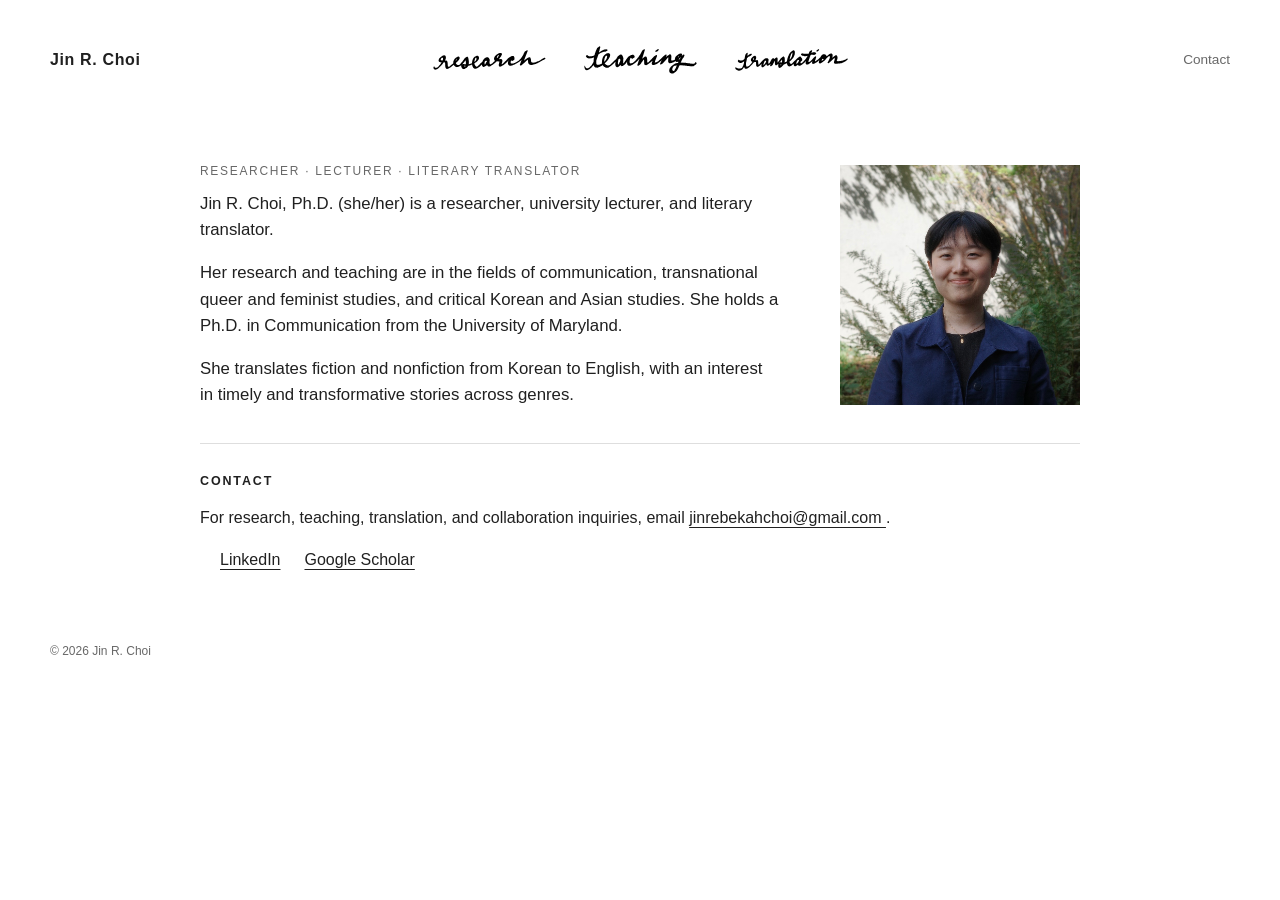
<file: index.html>
<!DOCTYPE html>
<html lang="en">
<head>
  <meta charset="UTF-8">

  <meta
    name="viewport"
    content="width=device-width, initial-scale=1.0"
  >

  <title>Jin R. Choi — Researcher, Lecturer, and Translator</title>

  <meta
    name="description"
    content="Jin R. Choi is a researcher, university lecturer, and literary translator working across communication, queer and feminist studies, and Korean and Asian studies."
  >

  <link rel="icon" href="images/icons/favicon.png" type="image/png">
  <link rel="stylesheet" href="css/style.css">
</head>

<body>
  <header class="site-header">
  <a class="site-name" href="index.html">
    Jin R. Choi
  </a>

  <!-- Visible on desktop -->
  <nav class="main-navigation" aria-label="Main navigation">
    <a class="nav-item" href="research.html">
      <img
        class="nav-icon"
        src="images/icons/research.svg"
        alt="Research"
      >
    </a>

    <a class="nav-item" href="teaching.html">
      <img
        class="nav-icon"
        src="images/icons/teaching.svg"
        alt="Teaching"
      >
    </a>

    <a class="nav-item" href="translation.html">
      <img
        class="nav-icon"
        src="images/icons/translation.svg"
        alt="Translation"
      >
    </a>
  </nav>

  <!-- Visible on desktop -->
  <a class="contact-link" href="#contact">
    Contact
  </a>

  <!-- Visible only on mobile -->
  <details class="mobile-menu">
    <summary>Menu</summary>

    <nav class="mobile-menu-links" aria-label="Mobile navigation">
      <a href="research.html">Research</a>
      <a href="teaching.html">Teaching</a>
      <a href="translation.html">Translation</a>
      <a href="#contact">Contact</a>
    </nav>
  </details>
</header>

<main>
  <section class="home-profile" id="about">
  <div class="profile-heading">
    <p class="eyebrow">
      Researcher · Lecturer · Literary Translator
    </p>
  </div>

  <figure class="portrait">
    <img
      src="images/icons/headshot.jpg"
      alt="Portrait of Jin R. Choi"
    >
  </figure>

  <div class="profile-biography">
    <p>
      Jin R. Choi, Ph.D. (she/her) is a researcher, university
      lecturer, and literary translator.
    </p>

    <p>
      Her research and teaching are in the fields of communication,
      transnational queer and feminist studies, and critical Korean
      and Asian studies. She holds a Ph.D. in Communication
      from the University of Maryland.
    </p>

    <p>
      She translates fiction and nonfiction from Korean to English,
      with an interest in timely and transformative stories across
      genres.
    </p>
  </div>
</section>

  <section class="content-section" id="contact">
    <h2>Contact</h2>

    <p>
      For research, teaching, translation, and collaboration inquiries,
      email
      <a href="mailto:jinrebekahchoi@gmail.com">
        jinrebekahchoi@gmail.com
      </a>.
    </p>

    <ul class="professional-links">
      <li>
        <a
          href="https://www.linkedin.com/in/jinrchoi/"
          target="_blank"
          rel="noopener noreferrer"
        >
          LinkedIn
        </a>
      </li>

      <li>
        <a
          href="https://scholar.google.com/citations?user=7moDONkAAAAJ&hl=en"
          target="_blank"
          rel="noopener noreferrer"
        >
          Google Scholar
        </a>
      </li>
    </ul>
  </section>
</main>

  <footer class="site-footer">
    <p>© 2026 Jin R. Choi</p>
  </footer>
</body>
</html>
</file>
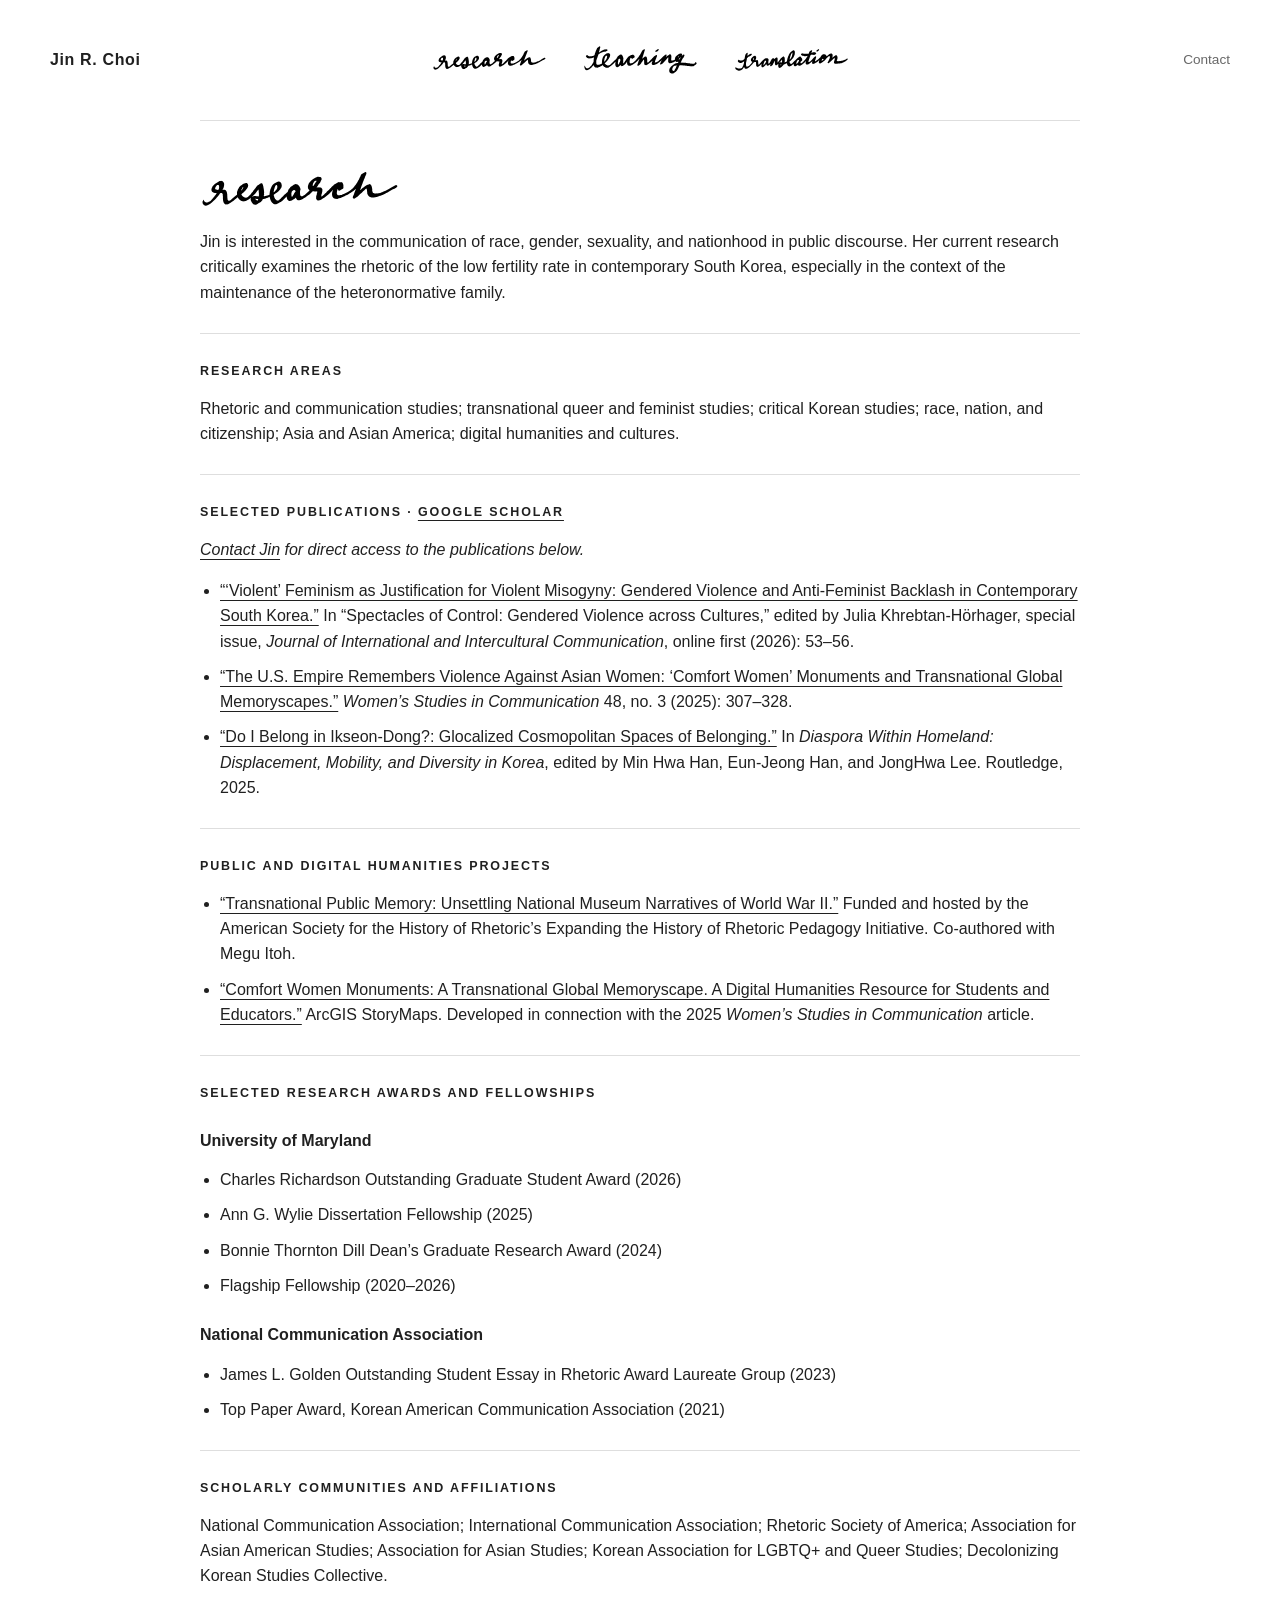
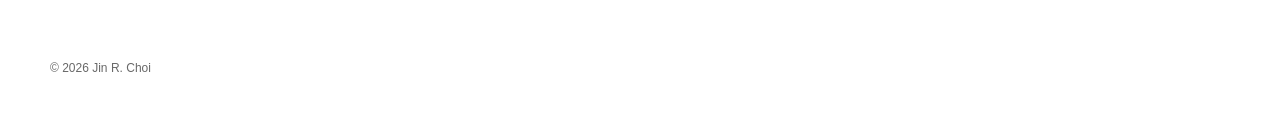
<file: research.html>
<!DOCTYPE html>
<html lang="en">
<head>
  <meta charset="UTF-8">
  <meta name="viewport" content="width=device-width, initial-scale=1.0">
  <title>Research — Jin R. Choi</title>
  <meta name="description" content="Research, publications, awards, affiliations, and public humanities projects by Jin R. Choi.">
  <link rel="icon" type="image/png" href="images/icons/favicon.png">
  <link rel="stylesheet" href="css/style.css">
</head>
<body>
  <header class="site-header">
  <a class="site-name" href="index.html">
    Jin R. Choi
  </a>

  <nav class="main-navigation" aria-label="Main navigation">
    <a
      class="nav-item"
      href="research.html"
      aria-current="page"
    >
      <img
        class="nav-icon"
        src="images/icons/research.svg"
        alt="Research"
      >
    </a>

    <a class="nav-item" href="teaching.html">
      <img
        class="nav-icon"
        src="images/icons/teaching.svg"
        alt="Teaching"
      >
    </a>

    <a class="nav-item" href="translation.html">
      <img
        class="nav-icon"
        src="images/icons/translation.svg"
        alt="Translation"
      >
    </a>
  </nav>

  <a class="contact-link" href="index.html#contact">
    Contact
  </a>

  <details class="mobile-menu">
    <summary>Menu</summary>

    <nav class="mobile-menu-links" aria-label="Mobile navigation">
      <a href="index.html">Home</a>
      <a href="research.html" aria-current="page">Research</a>
      <a href="teaching.html">Teaching</a>
      <a href="translation.html">Translation</a>
      <a href="index.html#contact">Contact</a>
    </nav>
  </details>
</header>

  <main>
    <section class="content-section">
      <img
  class="page-title-image"
  src="images/icons/research.svg"
  alt="Research"
>
      <p>Jin is interested in the communication of race, gender, sexuality, and nationhood in public discourse. Her current research critically examines the rhetoric of the low fertility rate in contemporary South Korea, especially in the context of the maintenance of the heteronormative family.</p>
    </section>

    <section class="content-section">
      <h2>Research areas</h2>
      <p>Rhetoric and communication studies; transnational queer and feminist studies; critical Korean studies; race, nation, and citizenship; Asia and Asian America; digital humanities and cultures.</p>
    </section>

    <section class="content-section">
      <h2>Selected publications · <a href="https://scholar.google.com/citations?user=7moDONkAAAAJ&hl=en">Google Scholar</a></h2>
      <p>
        <em>
          <a href="index.html#contact">Contact Jin</a>
          for direct access to the publications below.
        </em>
      </p>
      <ul>
        <li><a href="https://www.tandfonline.com/doi/abs/10.1080/17513057.2026.2653028">“‘Violent’ Feminism as Justification for Violent Misogyny: Gendered Violence and Anti-Feminist Backlash in Contemporary South Korea.”</a> In “Spectacles of Control: Gendered Violence across Cultures,” edited by Julia Khrebtan-Hörhager, special issue, <em>Journal of International and Intercultural Communication</em>, online first (2026): 53–56.</li>
        <li><a href="https://doi.org/10.1080/07491409.2025.2489609">“The U.S. Empire Remembers Violence Against Asian Women: ‘Comfort Women’ Monuments and Transnational Global Memoryscapes.”</a> <em>Women’s Studies in Communication</em> 48, no. 3 (2025): 307–328.</li>
        <li><a href="https://www.taylorfrancis.com/chapters/edit/10.4324/9781003452836-12/belong-ikseon-dong-jin-choi">“Do I Belong in Ikseon-Dong?: Glocalized Cosmopolitan Spaces of Belonging.”</a> In <em>Diaspora Within Homeland: Displacement, Mobility, and Diversity in Korea</em>, edited by Min Hwa Han, Eun-Jeong Han, and JongHwa Lee. Routledge, 2025.</li>
      </ul>
    </section>
    
    <section class="content-section">
      <h2>Public and digital humanities projects</h2>
      <ul>
        <li><a href="https://ashr.org/expanding-the-history-of-rhetoric-pedagogy-initiative/">“Transnational Public Memory: Unsettling National Museum Narratives of World War II.”</a> Funded and hosted by the American Society for the History of Rhetoric’s Expanding the History of Rhetoric Pedagogy Initiative. Co-authored with Megu Itoh.</li>
        <li><a href="https://arcg.is/008aze">“Comfort Women Monuments: A Transnational Global Memoryscape. A Digital Humanities Resource for Students and Educators.”</a> ArcGIS StoryMaps. Developed in connection with the 2025 <em>Women’s Studies in Communication</em> article.</li>
      </ul>
    </section>
    
    <section class="content-section">
      <h2>Selected research awards and fellowships</h2>
      <h3>University of Maryland</h3>
      <ul>
        <li>Charles Richardson Outstanding Graduate Student Award (2026)</li>
        <li>Ann G. Wylie Dissertation Fellowship (2025)</li>
        <li>Bonnie Thornton Dill Dean’s Graduate Research Award (2024)</li>
        <li>Flagship Fellowship (2020–2026)</li>
      </ul>
      <h3>National Communication Association</h3>
      <ul>
        <li>James L. Golden Outstanding Student Essay in Rhetoric Award Laureate Group (2023)</li>
        <li>Top Paper Award, Korean American Communication Association (2021)</li>
      </ul>
    </section>

    <section class="content-section">
      <h2>Scholarly communities and affiliations</h2>
      <p>National Communication Association; International Communication Association; Rhetoric Society of America; Association for Asian American Studies; Association for Asian Studies; Korean Association for LGBTQ+ and Queer Studies; Decolonizing Korean Studies Collective.</p>
    </section>
  </main>

  <footer class="site-footer"><p>© 2026 Jin R. Choi</p></footer>
</body>
</html>
</file>
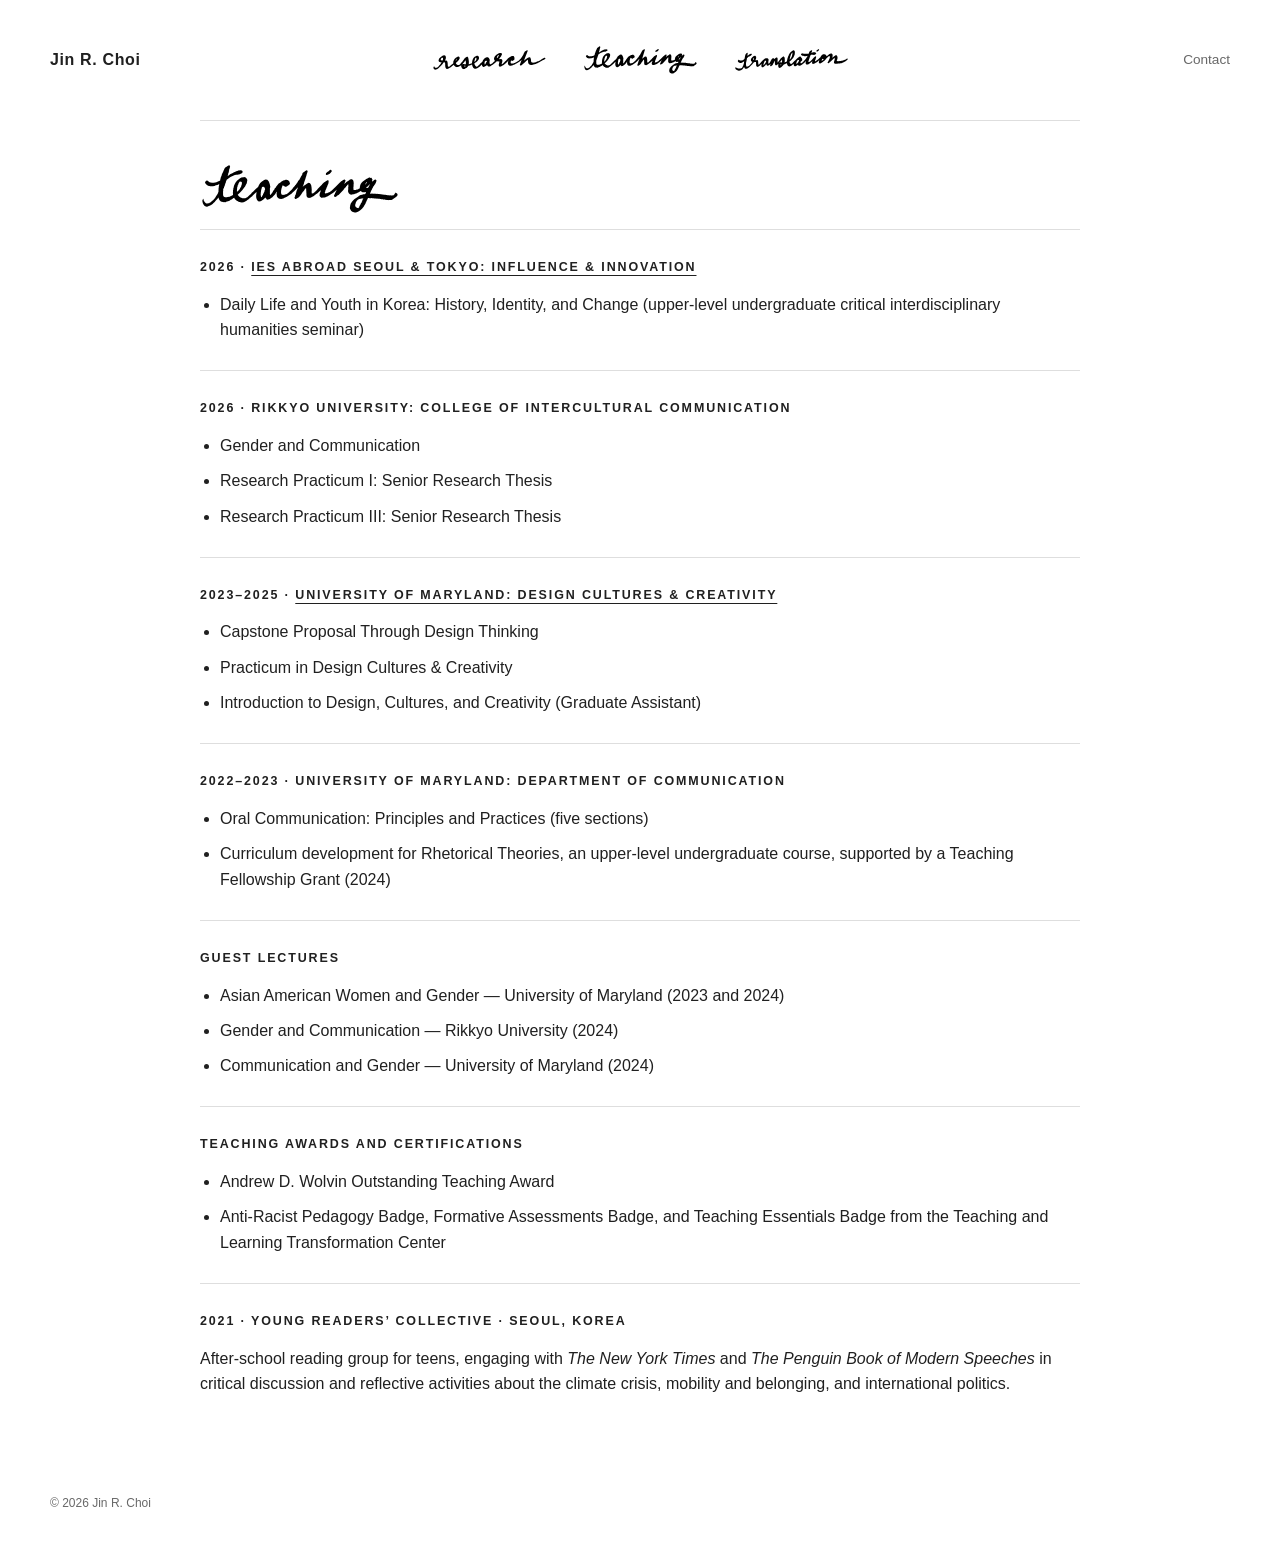
<file: teaching.html>
<!DOCTYPE html>
<html lang="en">
<head>
  <meta charset="UTF-8">
  <meta name="viewport" content="width=device-width, initial-scale=1.0">
  <title>Teaching — Jin R. Choi</title>
  <meta name="description" content="Courses, guest lectures, teaching awards, and community education by Jin R. Choi.">
  <link rel="icon" type="image/png" href="images/icons/favicon.png">
  <link rel="stylesheet" href="css/style.css">
</head>
<body>
  <header class="site-header">
  <a class="site-name" href="index.html">
    Jin R. Choi
  </a>

  <nav class="main-navigation" aria-label="Main navigation">
    <a class="nav-item" href="research.html">
      <img
        class="nav-icon"
        src="images/icons/research.svg"
        alt="Research"
      >
    </a>

    <a
      class="nav-item"
      href="teaching.html"
      aria-current="page"
    >
      <img
        class="nav-icon"
        src="images/icons/teaching.svg"
        alt="Teaching"
      >
    </a>

    <a class="nav-item" href="translation.html">
      <img
        class="nav-icon"
        src="images/icons/translation.svg"
        alt="Translation"
      >
    </a>
  </nav>

  <a class="contact-link" href="index.html#contact">
    Contact
  </a>

  <details class="mobile-menu">
    <summary>Menu</summary>

    <nav class="mobile-menu-links" aria-label="Mobile navigation">
      <a href="index.html">Home</a>
      <a href="research.html">Research</a>
      <a href="teaching.html" aria-current="page">Teaching</a>
      <a href="translation.html">Translation</a>
      <a href="index.html#contact">Contact</a>
    </nav>
  </details>
</header>

  <main>
    <section class="content-section">
      <img
  class="page-title-image"
  src="images/icons/teaching.svg"
  alt="Teaching"
>

    <section class="content-section">
      <h2>2026 · <a href="https://www.iesabroad.org/programs/multi-location-seoul-tokyo-influence-innovation">IES Abroad Seoul &amp; Tokyo: Influence &amp; Innovation</a></h2>
      <ul>
        <li>Daily Life and Youth in Korea: History, Identity, and Change (upper-level undergraduate critical interdisciplinary humanities seminar)</li>
      </ul>
    </section>

    <section class="content-section">
      <h2>2026 · Rikkyo University: College of Intercultural Communication</h2>
      <ul>
        <li>Gender and Communication</li>
        <li>Research Practicum I: Senior Research Thesis</li>
        <li>Research Practicum III: Senior Research Thesis</li>
      </ul>
    </section>

    <section class="content-section">
      <h2>2023–2025 · <a href="https://dcc.umd.edu/">University of Maryland: Design Cultures &amp; Creativity</a></h2>
      <ul>
        <li>Capstone Proposal Through Design Thinking</li>
        <li>Practicum in Design Cultures &amp; Creativity</li>
        <li>Introduction to Design, Cultures, and Creativity (Graduate Assistant)</li>
      </ul>
    </section>

    <section class="content-section">
      <h2>2022–2023 · University of Maryland: Department of Communication</h2>
      <ul>
        <li>Oral Communication: Principles and Practices (five sections)</li>
        <li>Curriculum development for Rhetorical Theories, an upper-level undergraduate course, supported by a Teaching Fellowship Grant (2024)</li>
      </ul>
    </section>

    <section class="content-section">
      <h2>Guest lectures</h2>
      <ul>
        <li>Asian American Women and Gender — University of Maryland (2023 and 2024)</li>
        <li>Gender and Communication — Rikkyo University (2024)</li>
        <li>Communication and Gender — University of Maryland (2024)</li>
      </ul>
    </section>

    <section class="content-section">
      <h2>Teaching awards and certifications</h2>
      <ul>
        <li>Andrew D. Wolvin Outstanding Teaching Award</li>
        <li>Anti-Racist Pedagogy Badge, Formative Assessments Badge, and Teaching Essentials Badge from the Teaching and Learning Transformation Center</li>
      </ul>
    </section>

    <section class="content-section">
      <h2>2021 · Young Readers’ Collective · Seoul, Korea</h2>
      <p>After-school reading group for teens, engaging with <em>The New York Times</em> and <em>The Penguin Book of Modern Speeches</em> in critical discussion and reflective activities about the climate crisis, mobility and belonging, and international politics.</p>
    </section>
  </main>

  <footer class="site-footer"><p>© 2026 Jin R. Choi</p></footer>
</body>
</html>
</file>
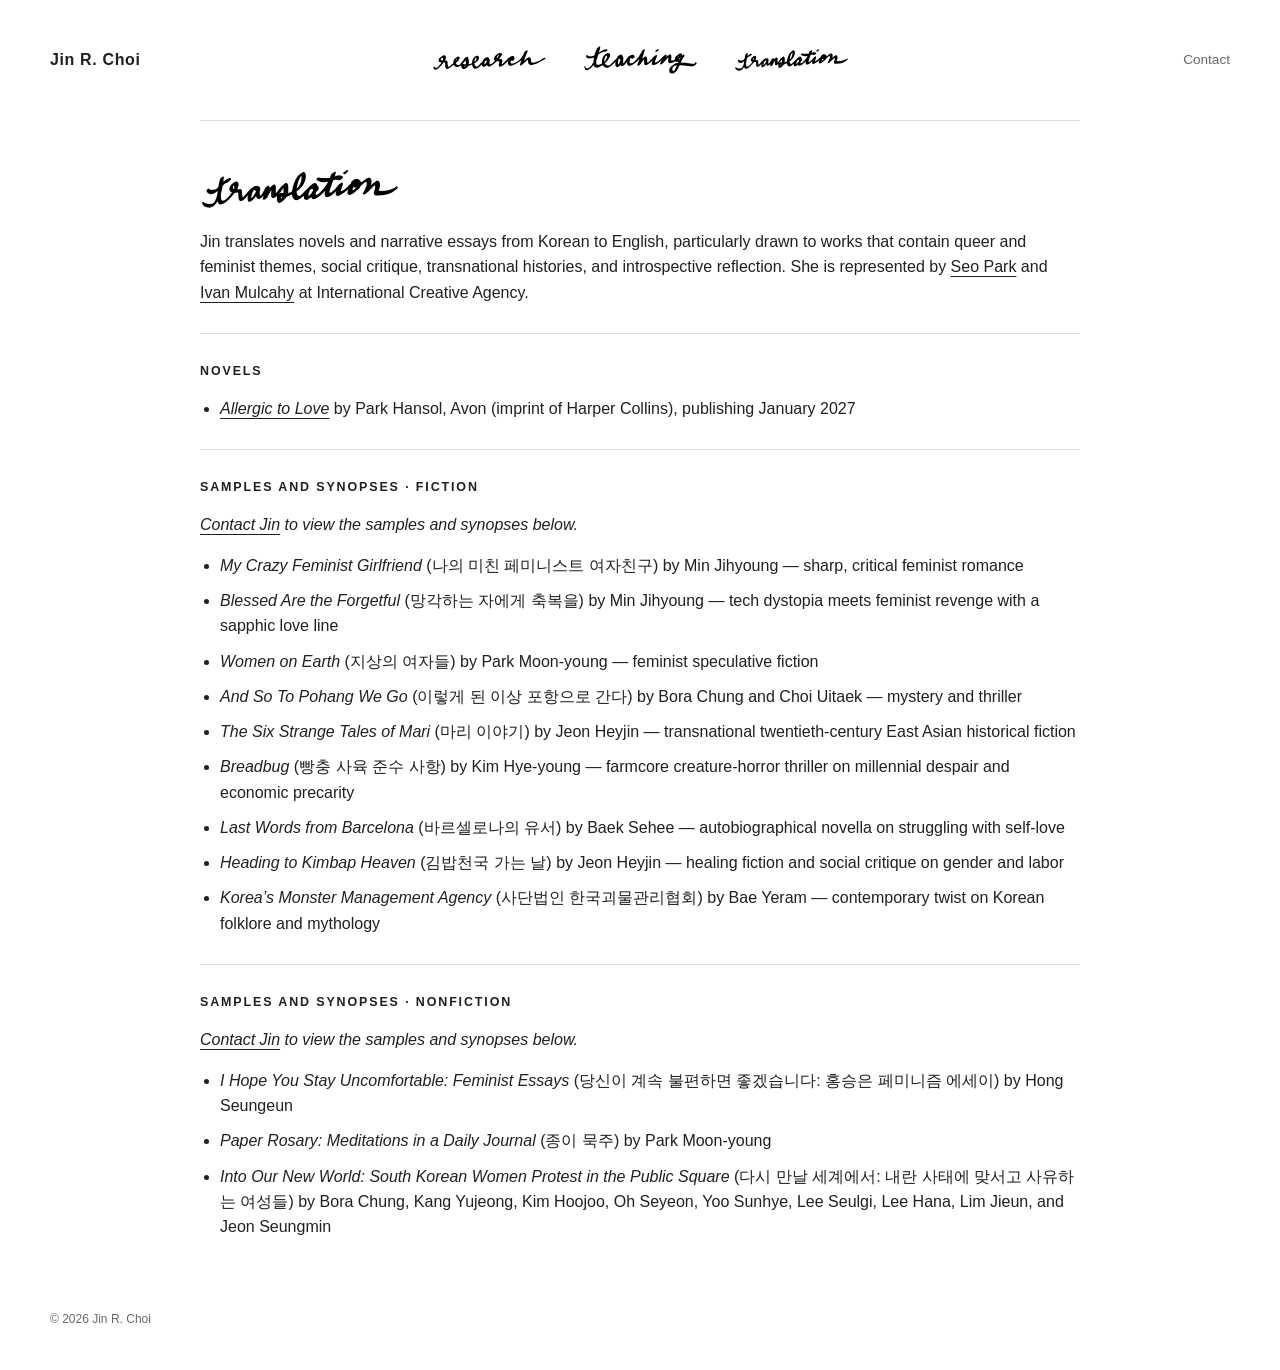
<file: translation.html>
<!DOCTYPE html>
<html lang="en">
<head>
  <meta charset="UTF-8">
  <meta name="viewport" content="width=device-width, initial-scale=1.0">
  <title>Translation — Jin R. Choi</title>
  <meta name="description" content="Korean-to-English literary translation by Jin R. Choi, including fiction, nonfiction, samples, and forthcoming work.">
  <link rel="icon" type="image/png" href="images/icons/favicon.png">
  <link rel="stylesheet" href="css/style.css">
</head>
<body>
  <header class="site-header">
  <a class="site-name" href="index.html">
    Jin R. Choi
  </a>

  <!-- Desktop navigation -->
  <nav class="main-navigation" aria-label="Main navigation">
    <a class="nav-item" href="research.html">
      <img
        class="nav-icon"
        src="images/icons/research.svg"
        alt="Research"
      >
    </a>

    <a class="nav-item" href="teaching.html">
      <img
        class="nav-icon"
        src="images/icons/teaching.svg"
        alt="Teaching"
      >
    </a>

    <a
      class="nav-item"
      href="translation.html"
      aria-current="page"
    >
      <img
        class="nav-icon"
        src="images/icons/translation.svg"
        alt="Translation"
      >
    </a>
  </nav>

  <!-- Desktop contact link -->
  <a class="contact-link" href="index.html#contact">
    Contact
  </a>

  <!-- Mobile menu -->
  <details class="mobile-menu">
    <summary>Menu</summary>

    <nav class="mobile-menu-links" aria-label="Mobile navigation">
      <a href="index.html">Home</a>
      <a href="research.html">Research</a>
      <a href="teaching.html">Teaching</a>
      <a href="translation.html" aria-current="page">
        Translation
      </a>
      <a href="index.html#contact">Contact</a>
    </nav>
  </details>
</header>

  <main>
    <section class="content-section">
      <img
  class="page-title-image"
  src="images/icons/translation.svg"
  alt="Translation"
>
      <p>Jin translates novels and narrative essays from Korean to English, particularly drawn to works that contain queer and feminist themes, social critique, transnational histories, and introspective reflection. 
        She is represented by <a href="https://www.internationalcreative.agency/seo-park">Seo Park</a> and <a href="https://www.internationalcreative.agency/ivan-mulcahy">Ivan Mulcahy</a> at International Creative Agency.</p>
    </section>

    <section class="content-section">
      <h2>Novels</h2>
      <ul><li><em><a href="https://www.harpercollins.com/products/allergic-to-love-park-hansol">Allergic to Love</a></em> by Park Hansol, Avon (imprint of Harper Collins), publishing January 2027</li></ul>
    </section>

    <section class="content-section">
      <h2>Samples and synopses · Fiction</h2>
      <p>
        <em>
          <a href="index.html#contact">Contact Jin</a>
          to view the samples and synopses below.
        </em>
      </p>
      <ul>
        <li><em>My Crazy Feminist Girlfriend</em> (나의 미친 페미니스트 여자친구) by Min Jihyoung — sharp, critical feminist romance</li>
        <li><em>Blessed Are the Forgetful</em> (망각하는 자에게 축복을) by Min Jihyoung — tech dystopia meets feminist revenge with a sapphic love line</li>
        <li><em>Women on Earth</em> (지상의 여자들) by Park Moon-young — feminist speculative fiction</li>
        <li><em>And So To Pohang We Go</em> (이렇게 된 이상 포항으로 간다) by Bora Chung and Choi Uitaek — mystery and thriller</li>
        <li><em>The Six Strange Tales of Mari</em> (마리 이야기) by Jeon Heyjin — transnational twentieth-century East Asian historical fiction</li>
        <li><em>Breadbug</em> (빵충 사육 준수 사항) by Kim Hye-young — farmcore creature-horror thriller on millennial despair and economic precarity</li>  
        <li><em>Last Words from Barcelona</em> (바르셀로나의 유서) by Baek Sehee — autobiographical novella on struggling with self-love</li>
        <li><em>Heading to Kimbap Heaven</em> (김밥천국 가는 날) by Jeon Heyjin — healing fiction and social critique on gender and labor</li>
        <li><em>Korea’s Monster Management Agency</em> (사단법인 한국괴물관리협회) by Bae Yeram — contemporary twist on Korean folklore and mythology</li>
      </ul>
    </section>

    <section class="content-section">
      <h2>Samples and synopses · Nonfiction</h2>
        <p>
        <em>
          <a href="index.html#contact">Contact Jin</a>
          to view the samples and synopses below.
        </em>
        </p>
      <ul>
        <li><em>I Hope You Stay Uncomfortable: Feminist Essays</em> (당신이 계속 불편하면 좋겠습니다: 홍승은 페미니즘 에세이) by Hong Seungeun</li>
        <li><em>Paper Rosary: Meditations in a Daily Journal</em> (종이 묵주) by Park Moon-young</li>
        <li><em>Into Our New World: South Korean Women Protest in the Public Square</em> (다시 만날 세계에서: 내란 사태에 맞서고 사유하는 여성들) by Bora Chung, Kang Yujeong, Kim Hoojoo, Oh Seyeon, Yoo Sunhye, Lee Seulgi, Lee Hana, Lim Jieun, and Jeon Seungmin</li>
      </ul>
    </section>
  </main>

  <footer class="site-footer"><p>© 2026 Jin R. Choi</p></footer>
</body>
</html>
</file>
<file: css/style.css>
:root {
  --background: #fff;
  --text: #202020;
  --secondary-text: #686868;
  --line: #dedede;
  --accent: #444;
  --page-width: 1180px;
  --reading-width: 880px;
}

* {
  box-sizing: border-box;
}

html {
  scroll-behavior: smooth;
}

body {
  margin: 0;
  color: var(--text);
  background: var(--background);
  font-family: Inter, "Helvetica Neue", Helvetica, Arial, sans-serif;
  font-size: 16px;
  line-height: 1.58;
}

img {
  display: block;
  max-width: 100%;
}

a {
  color: inherit;
  text-decoration-thickness: 1px;
  text-underline-offset: 4px;
}

a:hover {
  color: var(--accent);
}

a:focus-visible,
summary:focus-visible {
  outline: 2px solid var(--text);
  outline-offset: 5px;
}


/* ========================================
   Header
   ======================================== */

.site-header {
  position: relative;
  width: min(var(--page-width), calc(100% - 96px));
  min-height: 120px;
  margin: 0 auto;

  display: grid;
  grid-template-columns: 1fr auto 1fr;
  align-items: center;
  gap: 40px;
}

.site-name {
  justify-self: start;
  font-size: 1rem;
  font-weight: 600;
  letter-spacing: 0.04em;
  text-decoration: none;
}

.contact-link {
  justify-self: end;
  color: var(--secondary-text);
  font-size: 0.85rem;
  text-decoration: none;
}


/* ========================================
   Desktop SVG navigation
   ======================================== */

.main-navigation {
  display: grid;
  grid-template-columns: repeat(3, minmax(90px, 125px));
  align-items: center;
  justify-content: center;
  gap: 26px;
}

.nav-item {
  min-width: 0;
  min-height: 70px;

  display: flex;
  align-items: center;
  justify-content: center;

  text-decoration: none;
}

.nav-icon {
  width: 115px;
  height: 65px;
  object-fit: contain;

  transition:
    transform 180ms ease,
    opacity 180ms ease;
}

.nav-item:hover .nav-icon {
  opacity: 0.72;
  transform: translateY(-3px) rotate(-2deg);
}

.nav-item:nth-child(2):hover .nav-icon {
  transform: translateY(-3px) rotate(2deg);
}

.nav-item:focus-visible {
  border-radius: 4px;
  outline: 2px solid var(--text);
  outline-offset: 5px;
}


/* Hidden on desktop */

.mobile-menu {
  display: none;
}


/* ========================================
   Main content
   ======================================== */

main {
  width: min(var(--reading-width), calc(100% - 96px));
  margin: 0 auto;
}


/* ========================================
   Homepage profile
   ======================================== */

.home-profile {
  padding: 42px 0 34px;

  display: grid;
  grid-template-columns: minmax(0, 1fr) 240px;
  grid-template-areas:
    "heading portrait"
    "biography portrait";

  align-items: center;
  column-gap: 60px;
  row-gap: 10px;
}

.profile-heading {
  grid-area: heading;
}

.profile-biography {
  grid-area: biography;
  min-width: 0;
}

.eyebrow {
  margin: 0;

  color: var(--secondary-text);
  font-size: 0.75rem;
  font-weight: 500;
  letter-spacing: 0.14em;
  text-transform: uppercase;
}

.profile-biography p {
  max-width: 620px;
  margin: 0 0 16px;
  font-size: 1.05rem;
}

.profile-biography p:last-child {
  margin-bottom: 0;
}

.home-profile .portrait {
  grid-area: portrait;
  width: 240px;
  margin: 0;
  justify-self: end;
}

.home-profile .portrait img {
  width: 100%;
  height: auto;
  filter: none;
}


/* ========================================
   Content sections
   ======================================== */

.content-section {
  padding: 28px 0;
  border-top: 1px solid var(--line);
}

.content-section h2 {
  margin: 0 0 14px;

  font-size: 0.78rem;
  font-weight: 600;
  letter-spacing: 0.15em;
  text-transform: uppercase;
}

.content-section h3 {
  margin: 24px 0 10px;
  font-size: 1rem;
  font-weight: 600;
}

.content-section p {
  width: 100%;
  max-width: none;
  margin: 0 0 16px;
}

.content-section p:last-child {
  margin-bottom: 0;
}

.content-section ul {
  width: 100%;
  margin: 14px 0 0;
  padding-left: 1.25rem;
}

.content-section li {
  margin-bottom: 10px;
}

.content-section li:last-child {
  margin-bottom: 0;
}


/* ========================================
   Hand-drawn page titles
   ======================================== */

.page-title-image {
  width: 200px;
  max-width: 55%;
  height: 80px;

  object-fit: contain;
  object-position: left center;
}


/* ========================================
   Professional links
   ======================================== */

.professional-links {
  margin: 22px 0 0;
  padding: 0;

  display: flex;
  flex-wrap: wrap;
  gap: 24px;

  list-style: none;
}

.professional-links li {
  margin: 0;
}


/* ========================================
   Footer
   ======================================== */

.site-footer {
  width: min(var(--page-width), calc(100% - 96px));
  margin: 0 auto;
  padding: 30px 0;

  color: var(--secondary-text);
  font-size: 0.75rem;
}


/* ========================================
   Mobile layout
   ======================================== */

@media (max-width: 700px) {
  .site-header {
    width: calc(100% - 40px);
    min-height: auto;
    margin: 0 auto;
    padding: 22px 0;

    display: grid;
    grid-template-columns: 1fr auto;
    align-items: start;
    gap: 0;
  }

  /*
    Keep the name in the upper-left.
  */

  .site-name {
    grid-column: 1;
    grid-row: 1;
    align-self: start;
    z-index: 1;
  }

  /*
    Hide the desktop navigation and Contact.
  */

  .main-navigation,
  .contact-link {
    display: none;
  }

  /*
    The Menu element spans the header,
    while the button stays upper-right.
  */

  .mobile-menu {
    display: block;

    grid-column: 1 / -1;
    grid-row: 1;

    width: 100%;
    margin: 0;
  }

  .mobile-menu summary {
    width: max-content;
    margin-left: auto;

    color: var(--secondary-text);
    font-size: 0.85rem;
    line-height: 1.58;

    cursor: pointer;
    list-style: none;
  }

  .mobile-menu summary::-webkit-details-marker {
    display: none;
  }

  .mobile-menu summary::marker {
    content: "";
  }

  .mobile-menu summary::after {
    content: "+";
    margin-left: 8px;
  }

  .mobile-menu[open] summary::after {
    content: "−";
  }

  /*
    The menu links begin below the name and
    Menu button. Opening the menu expands the
    header and pushes the main page downward.
  */

  .mobile-menu-links {
    width: 100%;
    margin-top: 24px;
    padding: 22px 0 4px;
    border-top: 1px solid var(--line);

    display: flex;
    flex-direction: column;
    align-items: flex-start;
    gap: 14px;
  }

  .mobile-menu-links a {
    font-size: 1.15rem;
    line-height: 1.4;
    text-decoration: none;
  }

  @media (max-width: 700px) {
  .mobile-menu-links a:last-child {
    font-style: italic;
    }
  }

  main {
    width: calc(100% - 40px);
  }

  /*
    Mobile homepage order:
    1. Role
    2. Photograph
    3. Biography
  */

  .home-profile {
    padding: 32px 0 28px;

    grid-template-columns: 1fr;
    grid-template-areas:
      "heading"
      "portrait"
      "biography";

    gap: 24px;
  }

  .home-profile .portrait {
    width: min(68%, 250px);
    justify-self: start;
  }

  .home-profile .portrait img {
    filter: none;
  }

  .profile-biography p {
    margin-bottom: 14px;
    font-size: 1rem;
  }

  .content-section {
    padding: 26px 0;
  }

  .content-section h2 {
    margin-bottom: 12px;
  }

  .content-section h3 {
    margin-top: 20px;
    margin-bottom: 8px;
  }

  .content-section p {
    width: 100%;
    max-width: none;
    margin-bottom: 14px;
  }

  .content-section ul {
    width: 100%;
    margin-top: 12px;
  }

  .content-section li {
    margin-bottom: 8px;
  }

  .page-title-image {
    width: 160px;
    max-width: 65%;
    height: 64px;
  }

  .professional-links {
    margin-top: 18px;
    gap: 20px;
  }

  .site-footer {
    width: calc(100% - 40px);
    padding: 26px 0;
  }
}


/* ========================================
   Reduced-motion preference
   ======================================== */

@media (prefers-reduced-motion: reduce) {
  html {
    scroll-behavior: auto;
  }

  .nav-icon {
    transition: none;
  }
}
</file>
